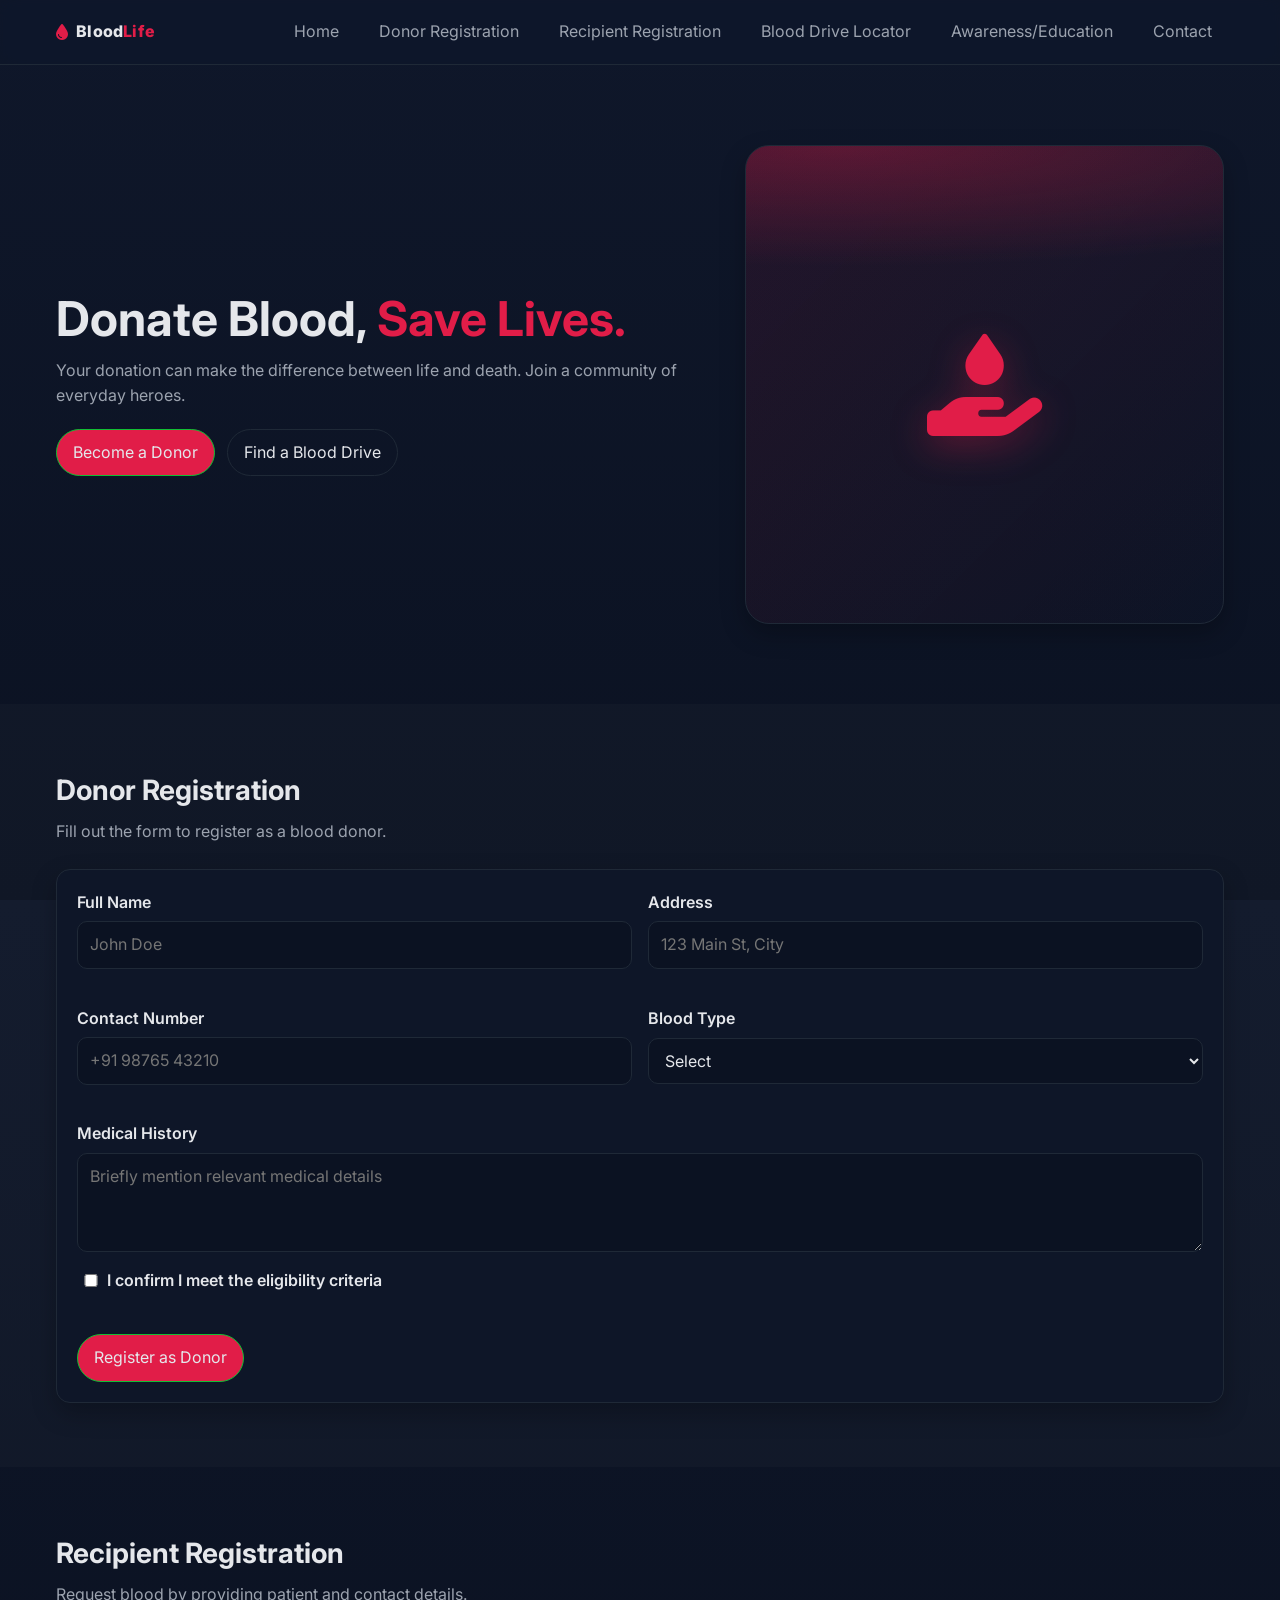
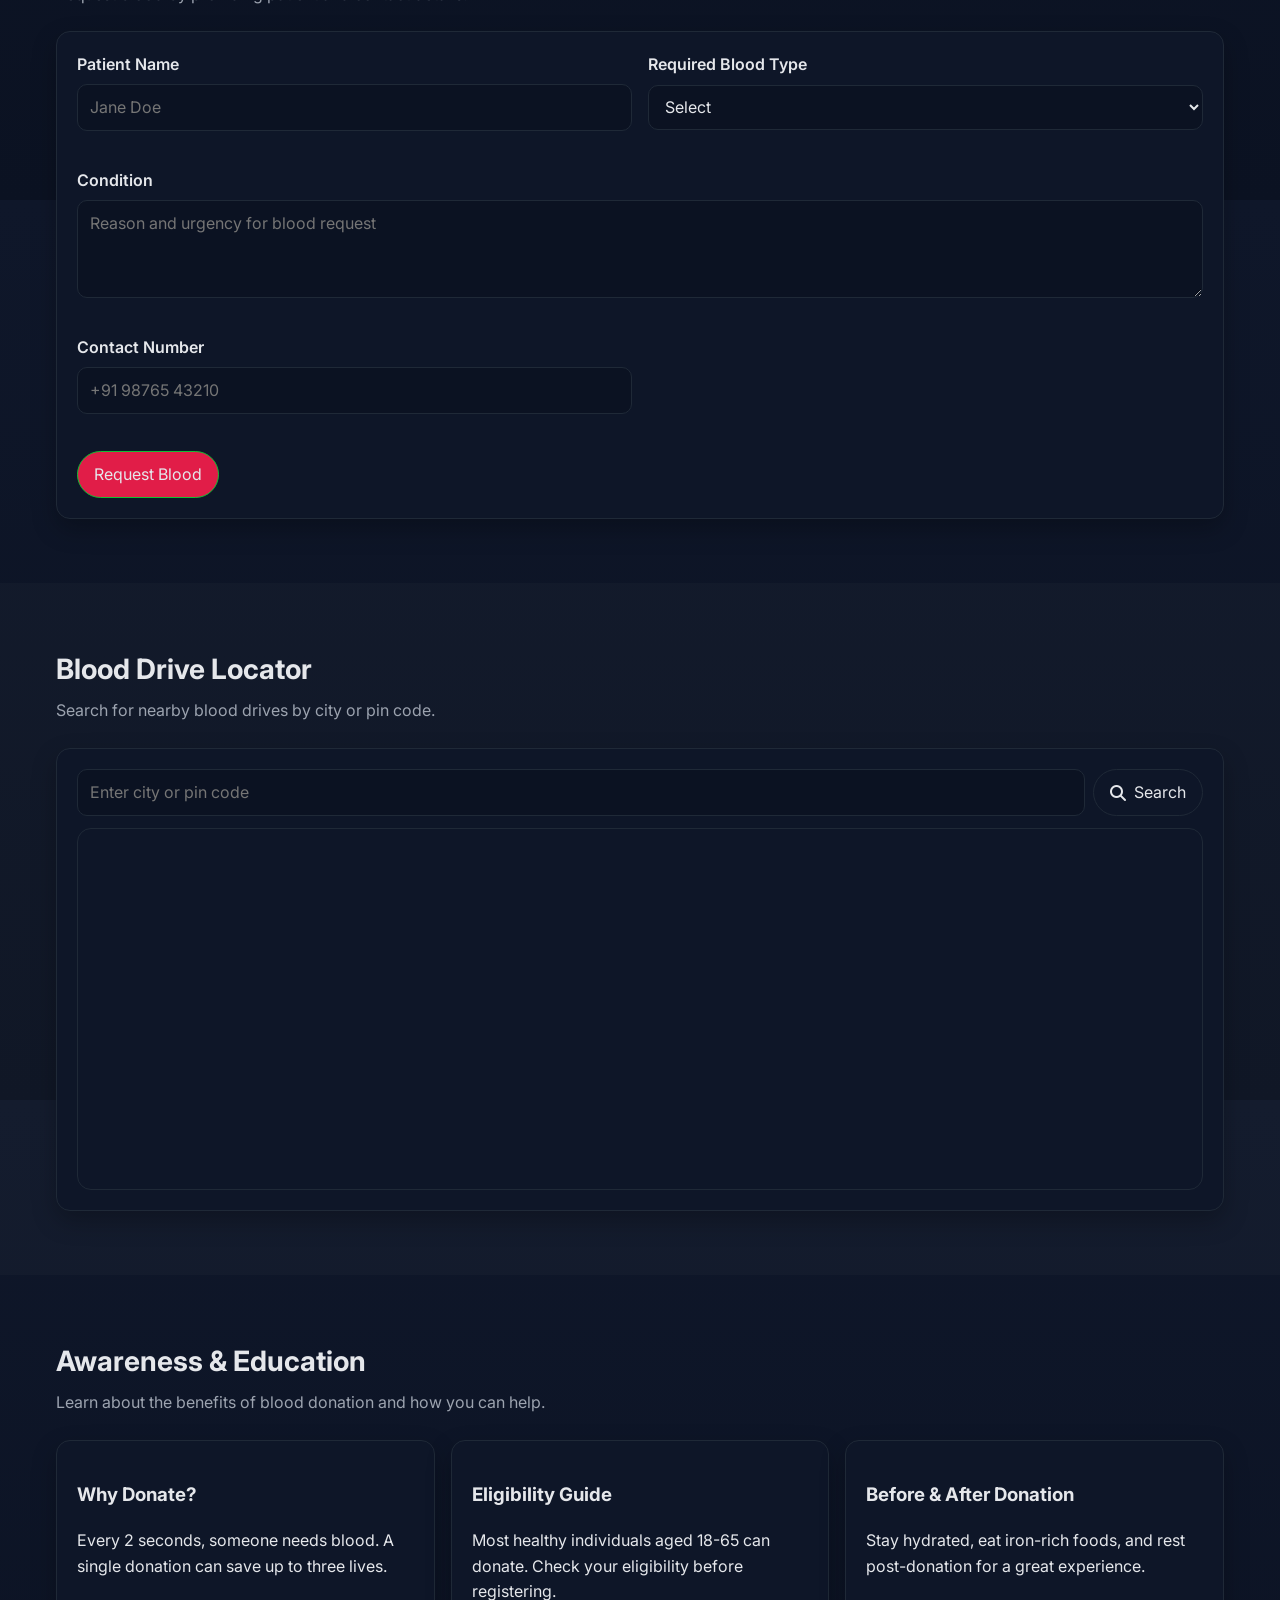
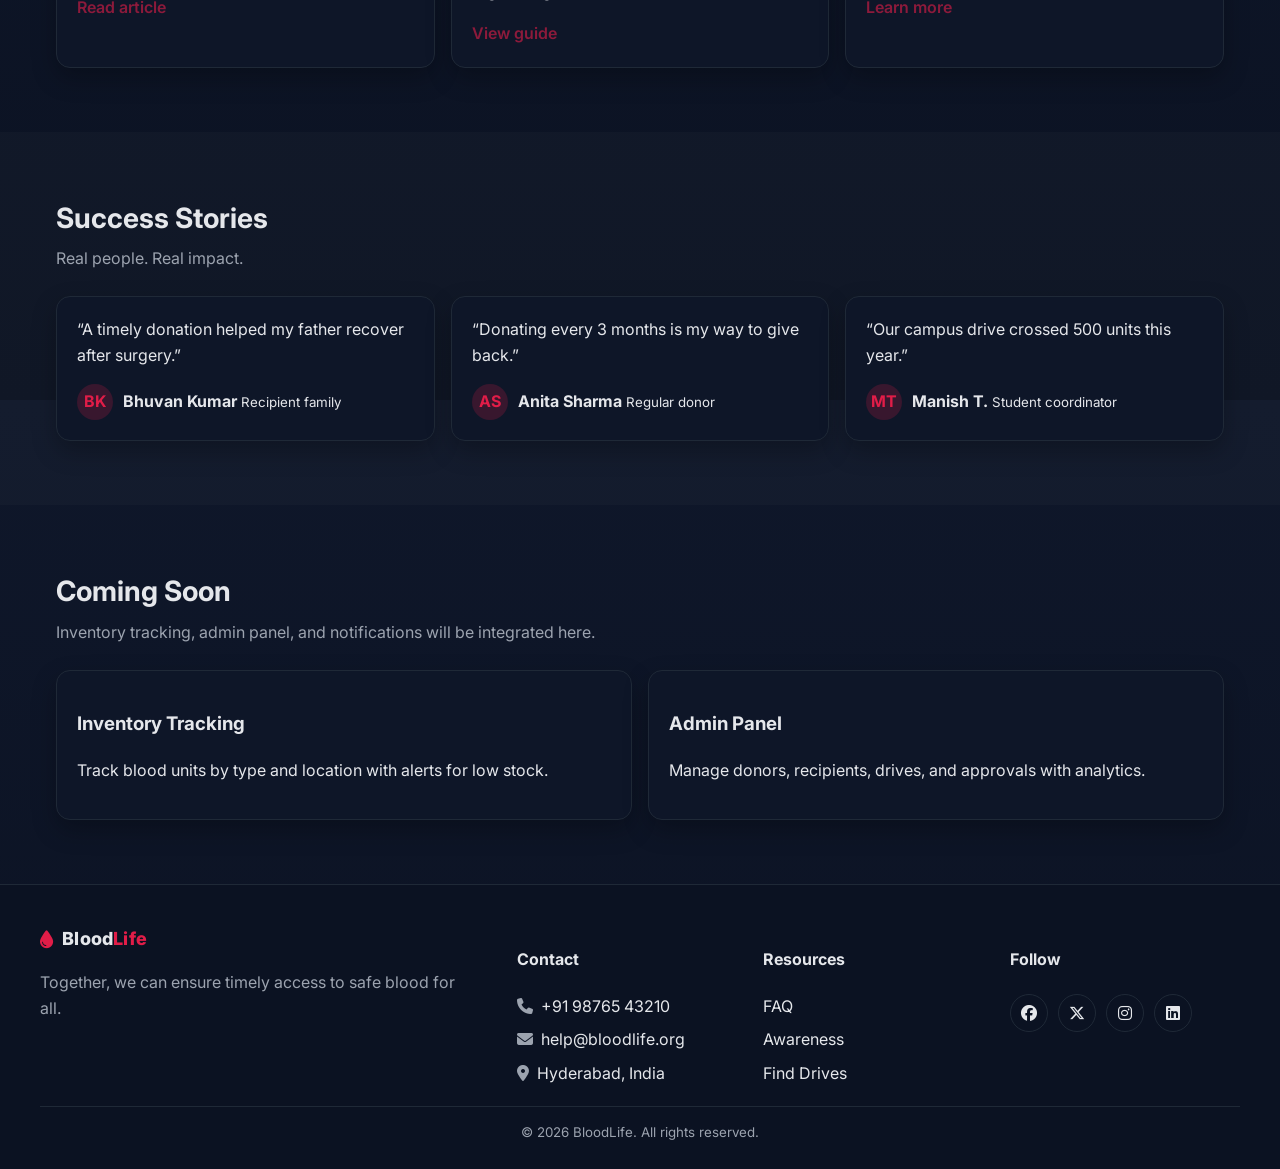
<file: old-index.html>
<!DOCTYPE html>
<html lang="en">
  <head>
    <meta charset="UTF-8" />
    <meta name="viewport" content="width=device-width, initial-scale=1.0" />
    <title>Blood Donation | Donate Blood, Save Lives</title>
    <meta name="description" content="Join the mission: Donate blood and save lives. Register as a donor or recipient, find blood drives, and learn more." />
    <link rel="preconnect" href="https://fonts.googleapis.com" />
    <link rel="preconnect" href="https://fonts.gstatic.com" crossorigin />
    <link href="https://fonts.googleapis.com/css2?family=Inter:wght@400;500;600;700;800&display=swap" rel="stylesheet" />
    <link rel="stylesheet" href="assets/css/styles.css" />
    <link rel="stylesheet" href="https://cdnjs.cloudflare.com/ajax/libs/font-awesome/6.5.0/css/all.min.css" integrity="sha512-2oP6Yv1nqQj8Wq1o0o4b3f8k1fX7rXj6m1nD1xLk9BqY4zv1rJrC6UQq4qH9D0o1v5yq3CqkOIbjzq1Wgk3+6A==" crossorigin="anonymous" referrerpolicy="no-referrer" />
  </head>
  <body>
    <!-- Skip to content for accessibility -->
    <a class="skip-link" href="#main">Skip to content</a>

    <!-- Header & Navigation -->
    <header class="site-header">
      <div class="container nav-container">
        <a class="brand" href="#home" aria-label="Blood Donation Home">
          <i class="fa-solid fa-droplet brand-icon" aria-hidden="true"></i>
          <span>Blood<span class="brand-accent">Life</span></span>
        </a>

        <button class="nav-toggle" aria-expanded="false" aria-controls="primary-nav" aria-label="Toggle navigation">
          <span class="nav-toggle-bar"></span>
          <span class="nav-toggle-bar"></span>
          <span class="nav-toggle-bar"></span>
        </button>

        <nav id="primary-nav" class="primary-nav" aria-label="Primary Navigation">
          <ul>
            <li><a href="#home">Home</a></li>
            <li><a href="#donor">Donor Registration</a></li>
            <li><a href="#recipient">Recipient Registration</a></li>
            <li><a href="#locator">Blood Drive Locator</a></li>
            <li><a href="#awareness">Awareness/Education</a></li>
            <li><a href="#contact">Contact</a></li>
          </ul>
        </nav>
      </div>
    </header>

    <main id="main">
      <!-- Hero Section -->
      <section id="home" class="section hero">
        <div class="container hero-grid">
          <div class="hero-text">
            <h1>Donate Blood, <span class="highlight">Save Lives.</span></h1>
            <p>
              Your donation can make the difference between life and death. Join a community of everyday heroes.
            </p>
            <div class="hero-actions">
              <a href="#donor" class="btn btn-primary">Become a Donor</a>
              <a href="#locator" class="btn btn-outline">Find a Blood Drive</a>
            </div>
            <!-- Placeholder: notifications integration (toasts) -->
            <div id="notification-area" aria-live="polite" aria-atomic="true"></div>
          </div>
          <div class="hero-media" aria-hidden="true">
            <div class="hero-illustration">
              <i class="fa-solid fa-hand-holding-droplet"></i>
            </div>
          </div>
        </div>
      </section>

      <!-- Donor Registration -->
      <section id="donor" class="section section-alt">
        <div class="container">
          <header class="section-header">
            <h2>Donor Registration</h2>
            <p>Fill out the form to register as a blood donor.</p>
          </header>

          <form id="donor-form" class="card form-grid" novalidate>
            <div class="form-field">
              <label for="donor-name">Full Name</label>
              <input id="donor-name" name="name" type="text" placeholder="John Doe" required />
              <small class="error" aria-live="polite"></small>
            </div>
            <div class="form-field">
              <label for="donor-address">Address</label>
              <input id="donor-address" name="address" type="text" placeholder="123 Main St, City" required />
              <small class="error" aria-live="polite"></small>
            </div>
            <div class="form-field">
              <label for="donor-contact">Contact Number</label>
              <input id="donor-contact" name="contact" type="tel" placeholder="+91 98765 43210" required />
              <small class="error" aria-live="polite"></small>
            </div>
            <div class="form-field">
              <label for="donor-blood-type">Blood Type</label>
              <select id="donor-blood-type" name="bloodType" required>
                <option value="">Select</option>
                <option>O+</option>
                <option>O-</option>
                <option>A+</option>
                <option>A-</option>
                <option>B+</option>
                <option>B-</option>
                <option>AB+</option>
                <option>AB-</option>
              </select>
              <small class="error" aria-live="polite"></small>
            </div>
            <div class="form-field form-field--full">
              <label for="donor-history">Medical History</label>
              <textarea id="donor-history" name="history" rows="3" placeholder="Briefly mention relevant medical details"></textarea>
            </div>
            <div class="form-field form-checkbox">
              <input id="donor-eligible" name="eligible" type="checkbox" required />
              <label for="donor-eligible">I confirm I meet the eligibility criteria</label>
              <small class="error" aria-live="polite"></small>
            </div>

            <div class="form-actions">
              <button type="submit" class="btn btn-primary">Register as Donor</button>
            </div>
          </form>
        </div>
      </section>

      <!-- Recipient Registration -->
      <section id="recipient" class="section">
        <div class="container">
          <header class="section-header">
            <h2>Recipient Registration</h2>
            <p>Request blood by providing patient and contact details.</p>
          </header>

          <form id="recipient-form" class="card form-grid" novalidate>
            <div class="form-field">
              <label for="patient-name">Patient Name</label>
              <input id="patient-name" name="patientName" type="text" placeholder="Jane Doe" required />
              <small class="error" aria-live="polite"></small>
            </div>
            <div class="form-field">
              <label for="recipient-blood-type">Required Blood Type</label>
              <select id="recipient-blood-type" name="bloodType" required>
                <option value="">Select</option>
                <option>O+</option>
                <option>O-</option>
                <option>A+</option>
                <option>A-</option>
                <option>B+</option>
                <option>B-</option>
                <option>AB+</option>
                <option>AB-</option>
              </select>
              <small class="error" aria-live="polite"></small>
            </div>
            <div class="form-field form-field--full">
              <label for="patient-condition">Condition</label>
              <textarea id="patient-condition" name="condition" rows="3" placeholder="Reason and urgency for blood request" required></textarea>
              <small class="error" aria-live="polite"></small>
            </div>
            <div class="form-field">
              <label for="recipient-contact">Contact Number</label>
              <input id="recipient-contact" name="contact" type="tel" placeholder="+91 98765 43210" required />
              <small class="error" aria-live="polite"></small>
            </div>
            <div class="form-actions">
              <button type="submit" class="btn btn-primary">Request Blood</button>
            </div>
          </form>
        </div>
      </section>

      <!-- Blood Drive Locator -->
      <section id="locator" class="section section-alt">
        <div class="container">
          <header class="section-header">
            <h2>Blood Drive Locator</h2>
            <p>Search for nearby blood drives by city or pin code.</p>
          </header>

          <div class="locator card">
            <form id="locator-form" class="locator-form" role="search">
              <input id="search-location" name="query" type="search" placeholder="Enter city or pin code" aria-label="Search by city or pin code" />
              <button class="btn btn-outline" type="submit"><i class="fa-solid fa-magnifying-glass"></i><span>Search</span></button>
            </form>

            <div class="map-wrapper" role="region" aria-label="Map showing nearby blood drives">
              <!-- Use Google Maps iframe or replace with a static image if offline -->
              <iframe title="Google Maps placeholder" src="https://www.google.com/maps/embed?pb=!1m14!1m12!1m3!1d15554.144505970375!2d77.5946!3d12.9716!2m3!1f0!2f0!3f0!3m2!1i1024!2i768!4f13.1!5e0!3m2!1sen!2sin!4v1700000000000!5m2!1sen!2sin" style="border:0;" allowfullscreen="" loading="lazy" referrerpolicy="no-referrer-when-downgrade"></iframe>
            </div>
          </div>
        </div>
      </section>

      <!-- Awareness & Education -->
      <section id="awareness" class="section">
        <div class="container">
          <header class="section-header">
            <h2>Awareness & Education</h2>
            <p>Learn about the benefits of blood donation and how you can help.</p>
          </header>

          <div class="grid-3">
            <article class="card">
              <h3>Why Donate?</h3>
              <p>Every 2 seconds, someone needs blood. A single donation can save up to three lives.</p>
              <a class="link" href="#" aria-disabled="true">Read article</a>
            </article>
            <article class="card">
              <h3>Eligibility Guide</h3>
              <p>Most healthy individuals aged 18-65 can donate. Check your eligibility before registering.</p>
              <a class="link" href="#" aria-disabled="true">View guide</a>
            </article>
            <article class="card">
              <h3>Before & After Donation</h3>
              <p>Stay hydrated, eat iron-rich foods, and rest post-donation for a great experience.</p>
              <a class="link" href="#" aria-disabled="true">Learn more</a>
            </article>
          </div>
        </div>
      </section>

      <!-- Success Stories -->
      <section id="stories" class="section section-alt">
        <div class="container">
          <header class="section-header">
            <h2>Success Stories</h2>
            <p>Real people. Real impact.</p>
          </header>

          <div class="grid-3">
            <article class="card story">
              <p class="story-quote">“A timely donation helped my father recover after surgery.”</p>
              <div class="story-meta">
                <span class="avatar" aria-hidden="true">BK</span>
                <div>
                  <strong>Bhuvan Kumar</strong>
                  <small>Recipient family</small>
                </div>
              </div>
            </article>
            <article class="card story">
              <p class="story-quote">“Donating every 3 months is my way to give back.”</p>
              <div class="story-meta">
                <span class="avatar" aria-hidden="true">AS</span>
                <div>
                  <strong>Anita Sharma</strong>
                  <small>Regular donor</small>
                </div>
              </div>
            </article>
            <article class="card story">
              <p class="story-quote">“Our campus drive crossed 500 units this year.”</p>
              <div class="story-meta">
                <span class="avatar" aria-hidden="true">MT</span>
                <div>
                  <strong>Manish T.</strong>
                  <small>Student coordinator</small>
                </div>
              </div>
            </article>
          </div>
        </div>
      </section>

      <!-- Placeholder: Inventory tracking and admin panel integration sections -->
      <section id="placeholders" class="section">
        <div class="container">
          <header class="section-header">
            <h2>Coming Soon</h2>
            <p>Inventory tracking, admin panel, and notifications will be integrated here.</p>
          </header>
          <div class="grid-2">
            <div class="card">
              <h3>Inventory Tracking</h3>
              <p>Track blood units by type and location with alerts for low stock.</p>
            </div>
            <div class="card">
              <h3>Admin Panel</h3>
              <p>Manage donors, recipients, drives, and approvals with analytics.</p>
            </div>
          </div>
        </div>
      </section>
    </main>

    <!-- Footer / Contact -->
    <footer id="contact" class="site-footer">
      <div class="container footer-grid">
        <div>
          <a class="brand footer-brand" href="#home">
            <i class="fa-solid fa-droplet brand-icon" aria-hidden="true"></i>
            <span>Blood<span class="brand-accent">Life</span></span>
          </a>
          <p class="footer-desc">Together, we can ensure timely access to safe blood for all.</p>
        </div>
        <div>
          <h4>Contact</h4>
          <ul class="footer-list">
            <li><i class="fa-solid fa-phone"></i><a href="tel:+919876543210">+91 98765 43210</a></li>
            <li><i class="fa-solid fa-envelope"></i><a href="mailto:help@bloodlife.org">help@bloodlife.org</a></li>
            <li><i class="fa-solid fa-location-dot"></i><span>Hyderabad, India</span></li>
          </ul>
        </div>
        <div>
          <h4>Resources</h4>
          <ul class="footer-list">
            <li><a href="#faq" aria-disabled="true">FAQ</a></li>
            <li><a href="#awareness">Awareness</a></li>
            <li><a href="#locator">Find Drives</a></li>
          </ul>
        </div>
        <div>
          <h4>Follow</h4>
          <div class="social">
            <a href="#" aria-label="Follow on Facebook" aria-disabled="true"><i class="fa-brands fa-facebook"></i></a>
            <a href="#" aria-label="Follow on Twitter" aria-disabled="true"><i class="fa-brands fa-x-twitter"></i></a>
            <a href="#" aria-label="Follow on Instagram" aria-disabled="true"><i class="fa-brands fa-instagram"></i></a>
            <a href="#" aria-label="Follow on LinkedIn" aria-disabled="true"><i class="fa-brands fa-linkedin"></i></a>
          </div>
        </div>
      </div>
      <div class="container footer-bottom">
        <small>© <span id="year"></span> BloodLife. All rights reserved.</small>
      </div>
    </footer>

    <script src="assets/js/app.js"></script>
  </body>
  </html>
</file>
<file: assets/css/styles.css>
/* Design tokens */
:root {
  --brand: #e11d48; /* rose-600 */
  --brand-700: #12be34;
  --bg: #0f172a; /* slate-900 */
  --surface: #0b1222; /* darker surface */
  --elev: #111827; /* gray-900 */
  --text: #e5e7eb; /* gray-200 */
  --muted: #9ca3af; /* gray-400 */
  --border: #1f2937; /* gray-800 */
  --success: #10b981;
  --warning: #f59e0b;
  --error: #ef4444;
  --shadow: 0 10px 25px rgba(0,0,0,0.25);
  --radius: 14px;
  --radius-sm: 10px;
  --container: 1200px;
}

/* Reset + base */
* { box-sizing: border-box; }
html, body { height: 100%; }
html { scroll-behavior: smooth; }
body {
  margin: 0;
  font-family: Inter, system-ui, -apple-system, Segoe UI, Roboto, Arial, "Noto Sans", "Apple Color Emoji", "Segoe UI Emoji";
  background: linear-gradient(180deg, var(--bg), var(--surface));
  color: var(--text);
  line-height: 1.6;
}

img { max-width: 100%; display: block; }
a { color: inherit; text-decoration: none; }
button, input, select, textarea { font: inherit; color: inherit; }

.skip-link {
  position: absolute;
  left: -9999px;
  top: auto;
  width: 1px;
  height: 1px;
  overflow: hidden;
}
.skip-link:focus {
  position: fixed;
  left: 1rem;
  top: 1rem;
  background: #111;
  color: #fff;
  padding: .5rem 1rem;
  border-radius: var(--radius-sm);
  z-index: 1000;
}

.container {
  width: 100%;
  max-width: var(--container);
  margin: 0 auto;
  padding: 0 1rem;
}

.section {
  padding: 64px 0;
}
.section-alt {
  background: rgba(255,255,255,0.02);
}
.section-header {
  margin-bottom: 24px;
}
.section-header h2 {
  margin: 0 0 6px;
  font-size: 28px;
}
.section-header p {
  margin: 0;
  color: var(--muted);
}

/* Header & Nav */
.site-header {
  position: sticky;
  top: 0;
  z-index: 50;
  backdrop-filter: saturate(1.2) blur(10px);
  background: rgba(15,23,42,0.7);
  border-bottom: 1px solid var(--border);
}
.nav-container {
  display: flex;
  align-items: center;
  justify-content: space-between;
  height: 64px;
}
.brand {
  display: inline-flex;
  align-items: center;
  gap: .5rem;
  font-weight: 800;
  letter-spacing: .2px;
}
.brand-accent { color: var(--brand); }
.brand-icon { color: var(--brand); }

.primary-nav ul {
  list-style: none;
  display: flex;
  align-items: center;
  gap: 1rem;
  margin: 0;
  padding: 0;
}
.primary-nav a {
  display: inline-block;
  padding: .5rem .75rem;
  border-radius: 999px;
  color: var(--muted);
}
.primary-nav a:hover { color: var(--text); background: rgba(255,255,255,0.06); }

.nav-toggle {
  display: none;
  width: 40px;
  height: 40px;
  border: 1px solid var(--border);
  border-radius: 8px;
  background: transparent;
  align-items: center;
  justify-content: center;
}
.nav-toggle-bar {
  display: block;
  width: 18px;
  height: 2px;
  background: var(--text);
  margin: 3px 0;
  border-radius: 2px;
}

/* Hero */
.hero {
  padding-top: 80px;
  padding-bottom: 80px;
}
.hero-grid {
  display: grid;
  grid-template-columns: 1.15fr .85fr;
  gap: 40px;
  align-items: center;
}
.hero h1 {
  font-size: clamp(32px, 5vw, 48px);
  line-height: 1.1;
  margin: 0 0 12px;
}
.highlight { color: var(--brand); }
.hero p { color: var(--muted); margin: 0 0 20px; }
.hero-actions { display: flex; gap: 12px; flex-wrap: wrap; }

.hero-illustration {
  width: 100%;
  aspect-ratio: 1 / 1;
  border-radius: 24px;
  background: radial-gradient(1200px 200px at 20% 0%, rgba(225,29,72,0.3), transparent 60%),
              linear-gradient(135deg, rgba(190,18,60,0.12), rgba(15,23,42,0.2));
  display: grid;
  place-items: center;
  box-shadow: var(--shadow);
  border: 1px solid var(--border);
}
.hero-illustration i {
  font-size: clamp(48px, 8vw, 120px);
  color: var(--brand);
  filter: drop-shadow(0 10px 18px rgba(225,29,72,0.35));
}

/* Buttons */
.btn {
  display: inline-flex;
  align-items: center;
  gap: 8px;
  padding: 10px 16px;
  border-radius: 999px;
  border: 1px solid var(--border);
  background: #0b1222;
  color: var(--text);
  cursor: pointer;
  transition: transform .06s ease, background .2s ease;
}
.btn:hover { transform: translateY(-1px); }
.btn-primary { background: var(--brand); border-color: var(--brand-700); }
.btn-primary:hover { background: var(--brand-700); }
.btn-outline { background: transparent; }

/* Cards & grids */
.card {
  background: #0e1628;
  border: 1px solid var(--border);
  border-radius: var(--radius);
  padding: 20px;
  box-shadow: var(--shadow);
}
.grid-3 {
  display: grid;
  grid-template-columns: repeat(3, 1fr);
  gap: 16px;
}
.grid-2 {
  display: grid;
  grid-template-columns: repeat(2, 1fr);
  gap: 16px;
}

/* Forms */
.form-grid {
  display: grid;
  grid-template-columns: repeat(2, 1fr);
  gap: 16px;
}
.form-field { display: grid; gap: 6px; }
.form-field--full { grid-column: 1 / -1; }
.form-checkbox { grid-template-columns: auto 1fr; align-items: center; gap: 10px; }
.form-actions { grid-column: 1 / -1; }

label { font-weight: 600; }
input, select, textarea {
  width: 100%;
  background: #0b1222;
  border: 1px solid var(--border);
  border-radius: 10px;
  padding: 10px 12px;
  outline: none;
}
input:focus, select:focus, textarea:focus {
  border-color: var(--brand);
  box-shadow: 0 0 0 3px rgba(225,29,72,0.25);
}
.error { color: var(--error); min-height: 1.1em; }

/* Locator */
.locator { display: grid; gap: 12px; }
.locator-form {
  display: flex;
  gap: 8px;
  flex-wrap: wrap;
}
.locator-form input[type="search"] {
  flex: 1 1 260px;
}
.map-wrapper { border-radius: var(--radius); overflow: hidden; border: 1px solid var(--border); }
.map-wrapper iframe { width: 100%; height: 360px; display: block; }

/* Stories */
.story-quote { font-size: 16px; margin-top: 0; }
.story-meta { display: flex; align-items: center; gap: 10px; margin-top: 12px; }
.avatar {
  width: 36px; height: 36px; border-radius: 50%; display: grid; place-items: center;
  background: rgba(225,29,72,0.2); color: var(--brand); font-weight: 700;
}

/* Footer */
.site-footer { border-top: 1px solid var(--border); background: rgba(11,18,34,0.95); }
.footer-grid {
  display: grid;
  grid-template-columns: 2fr 1fr 1fr 1fr;
  gap: 16px;
  padding: 40px 0 20px;
}
.footer-brand { font-size: 18px; font-weight: 800; display: inline-flex; align-items: center; gap: 8px; }
.footer-desc { color: var(--muted); max-width: 420px; }
.footer-list { list-style: none; padding: 0; margin: 8px 0 0; display: grid; gap: 8px; }
.footer-list i { color: var(--muted); margin-right: 8px; }
.footer-list a { color: var(--text); }
.footer-bottom { border-top: 1px solid var(--border); padding: 12px 0 24px; text-align: center; color: var(--muted); }
.social { display: flex; gap: 10px; }
.social a { width: 38px; height: 38px; display: grid; place-items: center; border: 1px solid var(--border); border-radius: 999px; }
.social a:hover { background: rgba(255,255,255,0.06); }

/* Links */
.link { color: var(--brand); font-weight: 600; }
.link[aria-disabled="true"] { opacity: .6; cursor: not-allowed; }

/* Responsive */
@media (max-width: 960px) {
  .hero-grid { grid-template-columns: 1fr; }
  .grid-3 { grid-template-columns: 1fr 1fr; }
  .footer-grid { grid-template-columns: 2fr 1fr 1fr; }
}
@media (max-width: 720px) {
  .primary-nav { position: fixed; inset: 64px 0 auto 0; background: rgba(11,18,34,0.98); border-bottom: 1px solid var(--border); transform: translateY(-120%); transition: transform .25s ease; }
  .primary-nav.open { transform: translateY(0); }
  .primary-nav ul { flex-direction: column; align-items: stretch; padding: 12px; gap: 0; }
  .primary-nav a { padding: 14px 12px; border-radius: 10px; }
  .nav-toggle { display: inline-flex; }
}
@media (max-width: 640px) {
  .form-grid { grid-template-columns: 1fr; }
  .grid-3 { grid-template-columns: 1fr; }
  .grid-2 { grid-template-columns: 1fr; }
  .footer-grid { grid-template-columns: 1fr; }
}
</file>
